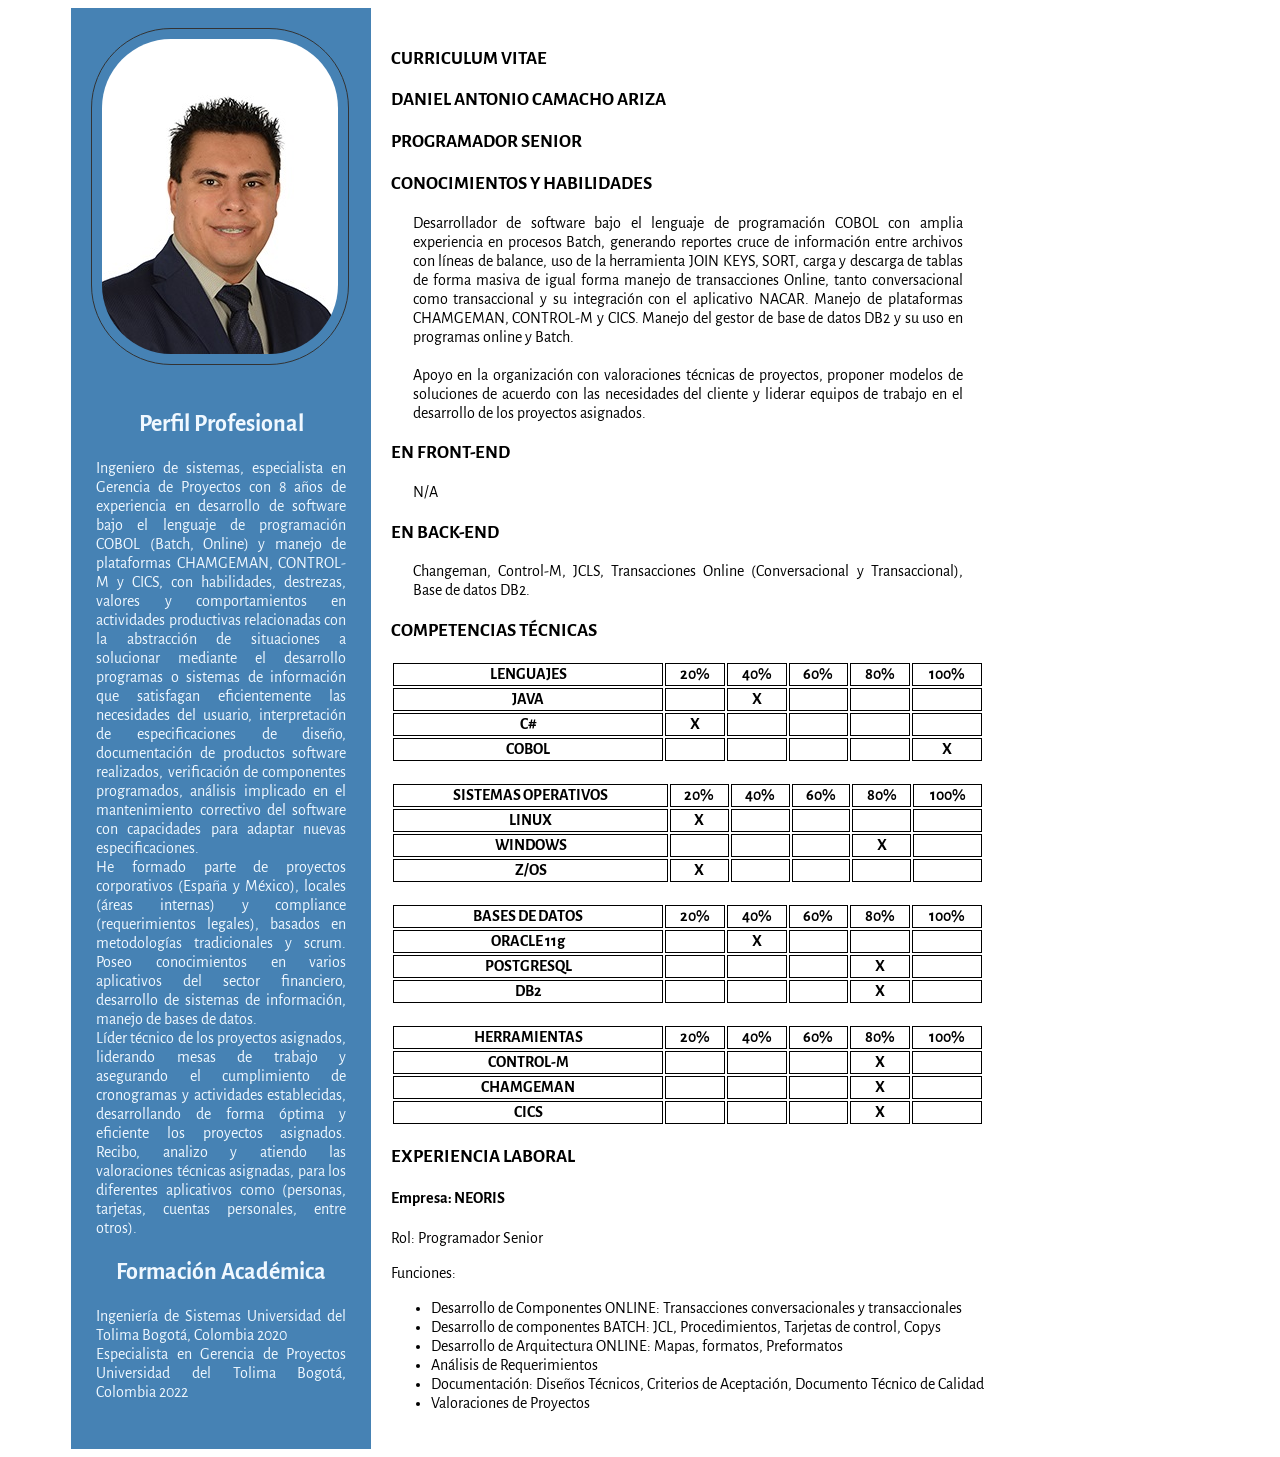
<file: Tema_1/Daniel_Camacho/index.html>
<!DOCTYPE html>
<html lang="en">
<head>
    <meta charset="UTF-8">
    <meta http-equiv="X-UA-Compatible" content="IE=edge">
    <meta name="viewport" content="width=device-width, initial-scale=1.0">
    <link href="https://fonts.googleapis.com/css2?family=Alegreya+Sans:wght@500&display=swap" rel="stylesheet">
    <link rel="stylesheet" href="estilos.css">
    <title>CV Daniel Camacho</title>
</head>
<body>
    <section class="container">
        <div class="left">
            <img src="images/Daniel.jpg" alt="Daniel Camacho" class="image">
            <h2 class="tleft">Perfil Profesional</h2>
            <p class="pleft">
                Ingeniero de sistemas, especialista en Gerencia de Proyectos con 8 años de experiencia en desarrollo de software bajo el lenguaje de programación COBOL (Batch, Online) y manejo de plataformas CHAMGEMAN, CONTROL-M y CICS, con habilidades, destrezas, valores y comportamientos en actividades productivas relacionadas con la abstracción de situaciones a solucionar mediante el desarrollo programas o sistemas de información que satisfagan eficientemente las necesidades del usuario, interpretación de especificaciones de diseño, documentación de productos software realizados, verificación de componentes programados, análisis implicado en el mantenimiento correctivo del software con capacidades para adaptar nuevas especificaciones. 
            </p>
            <p class="pleft">
                He formado parte de proyectos corporativos (España y México), locales (áreas internas) y compliance (requerimientos legales), basados en metodologías tradicionales y scrum. Poseo conocimientos en varios aplicativos del sector financiero, desarrollo de sistemas de información, manejo de bases de datos.
            </p>
            <p class="pleft">
                Líder técnico de los proyectos asignados, liderando mesas de trabajo y asegurando el cumplimiento de cronogramas y actividades establecidas, desarrollando de forma óptima y eficiente los proyectos asignados.
                Recibo, analizo y atiendo las valoraciones técnicas asignadas, para los diferentes aplicativos como (personas, tarjetas, cuentas personales, entre otros).
            </p>
            <h2 class="tleft">Formación Académica</h2>
            <p class="pleft">
                Ingeniería de Sistemas
                Universidad del Tolima
                Bogotá, Colombia
                2020
            </p>
            <p class="pleft">
                Especialista en Gerencia de Proyectos
                Universidad del Tolima
                Bogotá, Colombia
                2022
            </p class="pleft">
        </div>
        <div class="rigth">
            <h3>CURRICULUM VITAE</h3>
            <h3>DANIEL ANTONIO CAMACHO ARIZA</h3>
            <h3>PROGRAMADOR SENIOR</h3>
            <h3>CONOCIMIENTOS Y HABILIDADES</h3>
            <p class="prigth" >Desarrollador de software bajo el lenguaje de programación COBOL con amplia experiencia en procesos Batch, generando reportes cruce de información entre archivos con líneas de balance, uso de la herramienta JOIN KEYS, SORT, carga y descarga de tablas de forma masiva de igual forma manejo de transacciones Online, tanto conversacional como transaccional y su integración con el aplicativo NACAR. Manejo de plataformas CHAMGEMAN, CONTROL-M y CICS. Manejo del gestor de base de datos DB2 y su uso en programas online y Batch.</p>
            <br>
            <p class="prigth" >Apoyo en la organización con valoraciones técnicas de proyectos, proponer modelos de soluciones de acuerdo con las necesidades del cliente y liderar equipos de trabajo en el desarrollo de los proyectos asignados.</p>
            <h3>EN FRONT-END</h3>
            <p class="prigth">N/A</p>
            <h3>EN BACK-END</h3>
            <p class="prigth">Changeman, Control-M, JCLS, Transacciones Online (Conversacional y Transaccional), Base de datos DB2.</p>
            <h3>COMPETENCIAS TÉCNICAS</h3>
            <table>
                <tr>
                    <th class="desc">LENGUAJES</th>
                    <th>20%</th> 
                    <th>40%</th>
                    <th>60%</th>
                    <th>80%</th>
                    <th>100%</th>
                </tr>
                <tr>
                    <th class="desc">JAVA</th>
                    <th> </th>
                    <th>X</th>
                    <th> </th>
                    <th> </th>
                    <th> </th>
                </tr>
                <tr>
                    <th class="desc">C#</th>
                    <th>X</th>
                    <th></th>
                    <th> </th>
                    <th> </th>
                    <th> </th>
                </tr>
                <tr>
                    <th class="desc">COBOL</th>
                    <th> </th>
                    <th> </th>
                    <th> </th>
                    <th> </th>
                    <th>X</th>
                </tr>
            </table>
            <br>
            <table>
                <tr>
                    <th class="desc">SISTEMAS OPERATIVOS</th>
                    <th>20%</th>
                    <th>40%</th>
                    <th>60%</th>
                    <th>80%</th>
                    <th>100%</th>
                </tr>
                <tr>
                    <th class="desc">LINUX</th>
                    <th>X</th>
                    <th> </th>
                    <th> </th>
                    <th> </th>
                    <th> </th>
                </tr>
                <tr>
                    <th class="desc">WINDOWS</th>
                    <th> </th>
                    <th> </th>
                    <th> </th>
                    <th>X</th>
                    <th> </th>
                </tr>
                <tr>
                    <th class="desc">Z/OS</th>
                    <th>X</th>
                    <th> </th>
                    <th> </th>
                    <th> </th>
                    <th> </th>
                </tr>
            </table>
            <br>
            <table>
                <tr>
                    <th class="desc">BASES DE DATOS</th>
                    <th>20%</th>
                    <th>40%</th>
                    <th>60%</th>
                    <th>80%</th>
                    <th>100%</th>
                </tr>
                <tr>
                    <th class="desc">ORACLE 11g</th>
                    <th> </th>
                    <th>X</th>
                    <th> </th>
                    <th> </th>
                    <th> </th>
                </tr>
                <tr>
                    <th class="desc">POSTGRESQL</th>
                    <th> </th>
                    <th> </th>
                    <th> </th>
                    <th>X</th>
                    <th> </th>
                </tr>
                <tr>
                    <th class="desc">DB2</th>
                    <th> </th>
                    <th> </th>
                    <th> </th>
                    <th>X</th>
                    <th> </th>
                </tr>
            </table>
            <br>
            <table>
                <tr>
                    <th class="desc">HERRAMIENTAS</th>
                    <th>20%</th>
                    <th>40%</th>
                    <th>60%</th>
                    <th>80%</th>
                    <th>100%</th>
                </tr>
                <tr>
                    <th class="desc">CONTROL-M</th>
                    <th> </th>
                    <th> </th>
                    <th> </th>
                    <th>X</th>
                    <th> </th>
                </tr>
                <tr>
                    <th class="desc">CHAMGEMAN</th>
                    <th> </th>
                    <th> </th>
                    <th> </th>
                    <th>X</th>
                    <th> </th>
                </tr>
                <tr>
                    <th class="desc">CICS</th>
                    <th> </th>
                    <th> </th>
                    <th> </th>
                    <th>X</th>
                    <th> </th>
                </tr>
            </table>
            <h3>EXPERIENCIA LABORAL</h3>
            <h4>Empresa: NEORIS</h4>
            <p>Rol: Programador Senior</p>
            <p>Funciones:</p>
            <ul>
                <li>Desarrollo de Componentes ONLINE: Transacciones conversacionales y transaccionales</li>
                <li>Desarrollo de componentes BATCH:  JCL, Procedimientos, Tarjetas de control, Copys</li>
                <li>Desarrollo de Arquitectura ONLINE:  Mapas, formatos, Preformatos</li>
                <li>Análisis de Requerimientos</li>
                <li>Documentación: Diseños Técnicos, Criterios de Aceptación, Documento Técnico de Calidad</li>
                <li>Valoraciones de Proyectos</li>
            </ul>
        </div>
    </section>
</body>
</html>
</file>
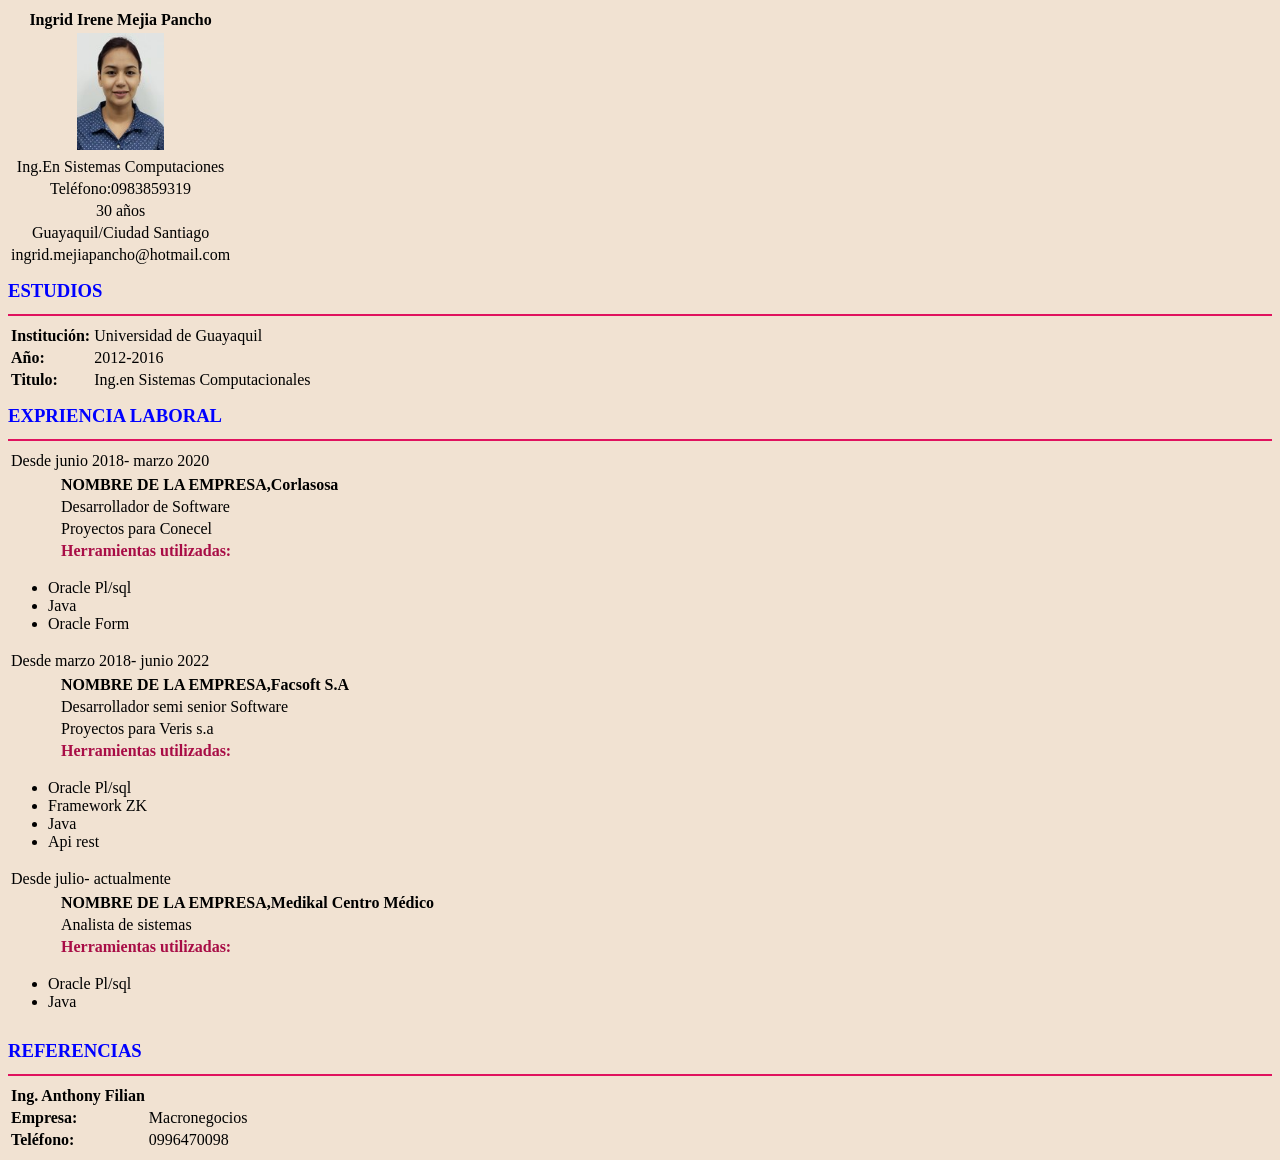
<file: Tema_1/ingrid-mejia-pancho/index.html>
<!DOCTYPE html>
<html>
<title>Hoja de vida</title>
<head>
  <link rel="stylesheet" href="style.css" >
</head>
<body>
<div class="pagina1">
    <table id="tabla1">
        <tr>
            <th>Ingrid Irene Mejia Pancho</th>
        </tr>
        <tr>
          <td><img src="foto.jpg"></td>
       </tr>
        <tr>
            <td>Ing.En Sistemas Computaciones</td>
        </tr>
        <tr>
            <td>Teléfono:0983859319</td>
        </tr>
        <tr>
            <td>30 años</td>
        </tr>
        <tr>
            <td>Guayaquil/Ciudad Santiago</td>
        </tr>
        <tr>
 			<td>ingrid.mejiapancho@hotmail.com</td>
        </tr>
    </table>
</div>

<div>
    <h1>ESTUDIOS</h1>
  <hr>
    <table>
        <tr>
          <td id="institucion">Institución:</td>
            <td>Universidad de Guayaquil</td>
        </tr>
        <tr>
            <td id="anio">Año:</td>
            <td>2012-2016</td>
        </tr>
        <tr>
            <td id="titulo">Titulo:</td>
            <td>Ing.en Sistemas Computacionales</td>
        </tr>
    </table>
</div>

<div>
    <h1>EXPRIENCIA LABORAL</h1>
    <hr>
    <div id="tabla">
        <table>
            <tr>
                <td>Desde junio 2018- marzo 2020</td>
            </tr>
        </table>
        <table id="tablatrab1">
            <tr>
               <th>NOMBRE DE LA EMPRESA,Corlasosa</th>  
            </tr>
            <tr>
                <td>Desarrollador de Software</td>  
            </tr>
             <tr>
                <td>Proyectos para Conecel</td>  
            </tr>
             <tr>
                <td id="herramienta1">Herramientas utilizadas:</td>  
            </tr>
          
            <table >
                <ul id="t1">
                    <li>Oracle Pl/sql</li>
                    <li>Java</li>
                    <li>Oracle Form</li>
                </ul>
            </table>
        </table>
    </div>
  
  
    <div>
      <table>
            <tr>
                <td>Desde marzo 2018- junio 2022</td>
            </tr>
        </table>
         <table id="tablatrab2">
           <tr>
               <th>NOMBRE DE LA EMPRESA,Facsoft S.A</th>  
            </tr>
            <tr>
                <td>Desarrollador semi senior Software</td>  
            </tr>
             <tr>
                <td>Proyectos para Veris s.a</td>  
            </tr>
             <tr>
                <td id="herramienta2">Herramientas utilizadas:</td>  
            </tr>
            <table>
                <ul id="t2">
                    <li>Oracle Pl/sql</li>
                    <li>Framework ZK</li>
                    <li>Java</li>
                    <li>Api rest</li>
                </ul>
            </table>
        </table>
    </div>
       <div>
      <table>
            <tr>
                <td>Desde julio- actualmente</td>
            </tr>
        </table>
         <table id="tablatrab3">
            <tr>
               <th>NOMBRE DE LA EMPRESA,Medikal Centro Médico</th>  
            </tr>
            <tr>
                <td>Analista de sistemas</td>  
            </tr>
             <tr>
                <td id="herramienta3">Herramientas utilizadas:</td>  
            </tr>
            <table>
                <ul id="t3">
                    <li>Oracle Pl/sql</li>
                    <li>Java</li>
                </ul>
            </table>
        </table>
    </div>
    
    <div>
      <h1>REFERENCIAS</h1>
        <hr>
        <table>
            <tr><th>Ing. Anthony Filian</th></tr>
          <tr>
            <td id="empresa">Empresa:</td>
            <td >Macronegocios</td>
          </tr>
            <tr>
              <td id="telefono">Teléfono:</td>
              <td >0996470098</td>
          </tr>
        </table>
    </div>
</div>
</body>
</html>
</file>
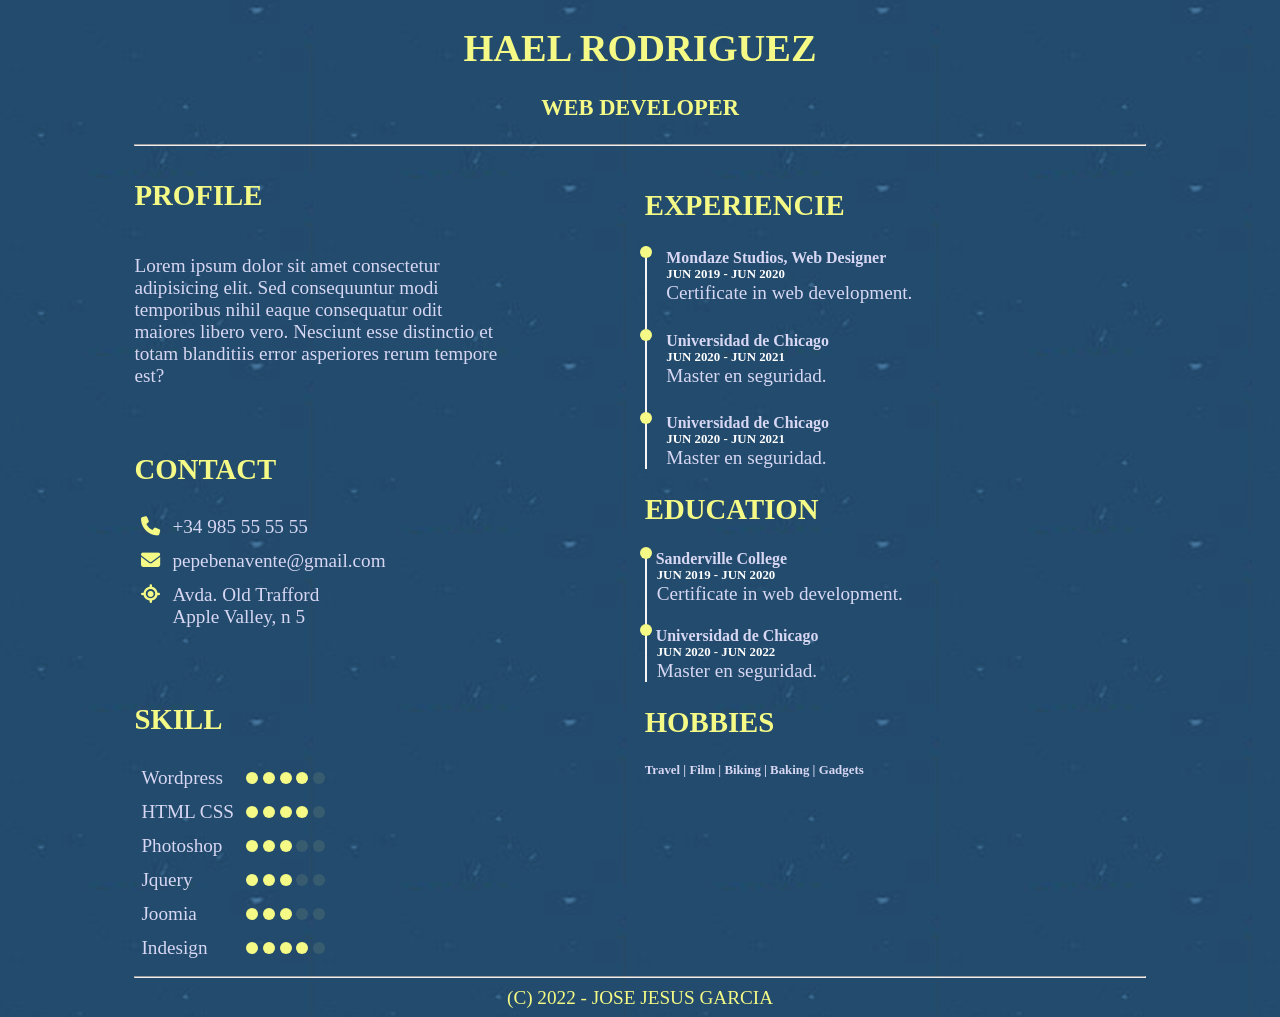
<file: Tema_1/jose-jesus/index.html>
<!DOCTYPE html>
<html lang="en">
<head>
    <meta charset="UTF-8">
    <meta http-equiv="X-UA-Compatible" content="IE=edge">
    <meta name="viewport" content="width=device-width, initial-scale=1.0">
    <title>Actividad E_1 - Curriculum Vitae</title>

    <link rel="stylesheet" href="style.css">
    <link rel="stylesheet" href="https://cdnjs.cloudflare.com/ajax/libs/font-awesome/6.1.2/css/all.min.css" integrity="sha512-1sCRPdkRXhBV2PBLUdRb4tMg1w2YPf37qatUFeS7zlBy7jJI8Lf4VHwWfZZfpXtYSLy85pkm9GaYVYMfw5BC1A==" crossorigin="anonymous" referrerpolicy="no-referrer" />
</head>
<body>


<div class="container text-center">
    <h1 class="titulo-1">HAEL RODRIGUEZ</h1>
    <h3 class="titulo-1">WEB DEVELOPER</h3>
    <hr>
</div>

<div class="container">
    <div class="col">
        <div class="">
            <h2 class="titulo-1">PROFILE</h2>
            <p class="w-75">Lorem ipsum dolor sit amet consectetur adipisicing elit. Sed consequuntur modi temporibus nihil eaque consequatur odit maiores libero vero. Nesciunt esse distinctio et totam blanditiis error asperiores rerum tempore est?</p>
    
            <br>
            <br>

            <h2 class="titulo-1">CONTACT</h2>
            <table>
                <tr>
                    <td><i class="titulo-1 fa fa-phone"></i></td>
                    <td>+34 985 55 55 55</td>
                </tr>
                <tr>
                    <td><i class="titulo-1 fa fa-envelope"></i></td>
                    <td>pepebenavente@gmail.com</td>
                </tr>
                <tr>
                    <td><i class="titulo-1 fa fa-location-crosshairs"></i></td>
                    <td>
                        Avda. Old Trafford <br>
                        Apple Valley, n 5
                    </td>
                </tr>
            </table>        

            <br>
            <br>
            
            <h2 class="titulo-1">SKILL</h2>
            <table>
                <tr>
                    <td>Wordpress</td>
                    <td>
                        <span class="dot-skill-1"></span>
                        <span class="dot-skill-1"></span>
                        <span class="dot-skill-1"></span>
                        <span class="dot-skill-1"></span>
                        <span class="dot-skill-2"></span>
                    </td>
                </tr>
                <tr>
                    <td>HTML CSS</td>
                    <td>
                        <span class="dot-skill-1"></span>
                        <span class="dot-skill-1"></span>
                        <span class="dot-skill-1"></span>
                        <span class="dot-skill-1"></span>
                        <span class="dot-skill-2"></span>
                    </td>
                </tr>
                <tr>
                    <td>Photoshop</td>
                    <td>
                        <span class="dot-skill-1"></span>
                        <span class="dot-skill-1"></span>
                        <span class="dot-skill-1"></span>
                        <span class="dot-skill-2"></span>
                        <span class="dot-skill-2"></span>
                    </td>
                </tr>
                <tr>
                    <td>Jquery</td>
                    <td>
                        <span class="dot-skill-1"></span>
                        <span class="dot-skill-1"></span>
                        <span class="dot-skill-1"></span>
                        <span class="dot-skill-2"></span>
                        <span class="dot-skill-2"></span>
                    </td>
                </tr>
                <tr>
                    <td>Joomia</td>
                    <td>
                        <span class="dot-skill-1"></span>
                        <span class="dot-skill-1"></span>
                        <span class="dot-skill-1"></span>
                        <span class="dot-skill-2"></span>
                        <span class="dot-skill-2"></span>
                    </td>
                </tr>
                <tr>
                    <td>Indesign</td>
                    <td>
                        <span class="dot-skill-1"></span>
                        <span class="dot-skill-1"></span>
                        <span class="dot-skill-1"></span>
                        <span class="dot-skill-1"></span>
                        <span class="dot-skill-2"></span>
                    </td>
                </tr>
            </table>        

        </div>
    </div>
    
    <div class="col">
        <div class="p-2">
            <h2 class="titulo-1">EXPERIENCIE</h2>
            <div class="left">
                <span class="dot"></span>
                <div class="mt-2 pl-1">
                    <h5 class="m-0">Mondaze Studios, Web Designer</h5>
                    <h6 class="m-0 text-white">JUN 2019 - JUN 2020</h6>
                    <p class="m-0">
                        Certificate in web development.
                    </p>
                    <br>
                    <br>
                </div>
            </div>

            <div class="left mt-2">
                <span class="dot"></span>
                <div class="mt-2 pl-1">
                    <h5 class="m-0">Universidad de Chicago</h5>
                    <h6 class="m-0 text-white">JUN 2020 - JUN 2021</h6>
                    <p class="m-0">
                        Master en seguridad.
                    </p>
                    <br>
                    <br>
                </div>
            </div>

            <div class="left mt-2">
                <span class="dot"></span>
                <div class="mt-2 pl-1">
                    <h5 class="m-0">Universidad de Chicago</h5>
                    <h6 class="m-0 text-white">JUN 2020 - JUN 2021</h6>
                    <p class="m-0">
                        Master en seguridad.
                    </p>
                </div>
            </div>

            <h2 class="titulo-1">EDUCATION</h2>
            <div class="left">
                <h5 class="m-0"><span class="dot"></span>Sanderville College</h5>
                <h6 class="m-0 text-white">JUN 2019 - JUN 2020</h6>
                <p class="m-0">
                    Certificate in web development.
                </p>
                <br>
            </div>

            <div class="left">
                <h5 class="m-0"><span class="dot"></span>Universidad de Chicago</h5>
                <h6 class="m-0 text-white">JUN 2020 - JUN 2022</h6>
                <p class="m-0">
                    Master en seguridad.
                </p>
            </div>

            <h2 class="titulo-1">HOBBIES</h2>
            <div class="">
                <h6 class="m-0">Travel | Film | Biking | Baking | Gadgets</h6>
            </div>
        </div>
    </div>

    <hr>

    <div class="text-center titulo-1">
        (C) 2022 - JOSE JESUS GARCIA
    </div>
</div>

</body>
</html>
</file>
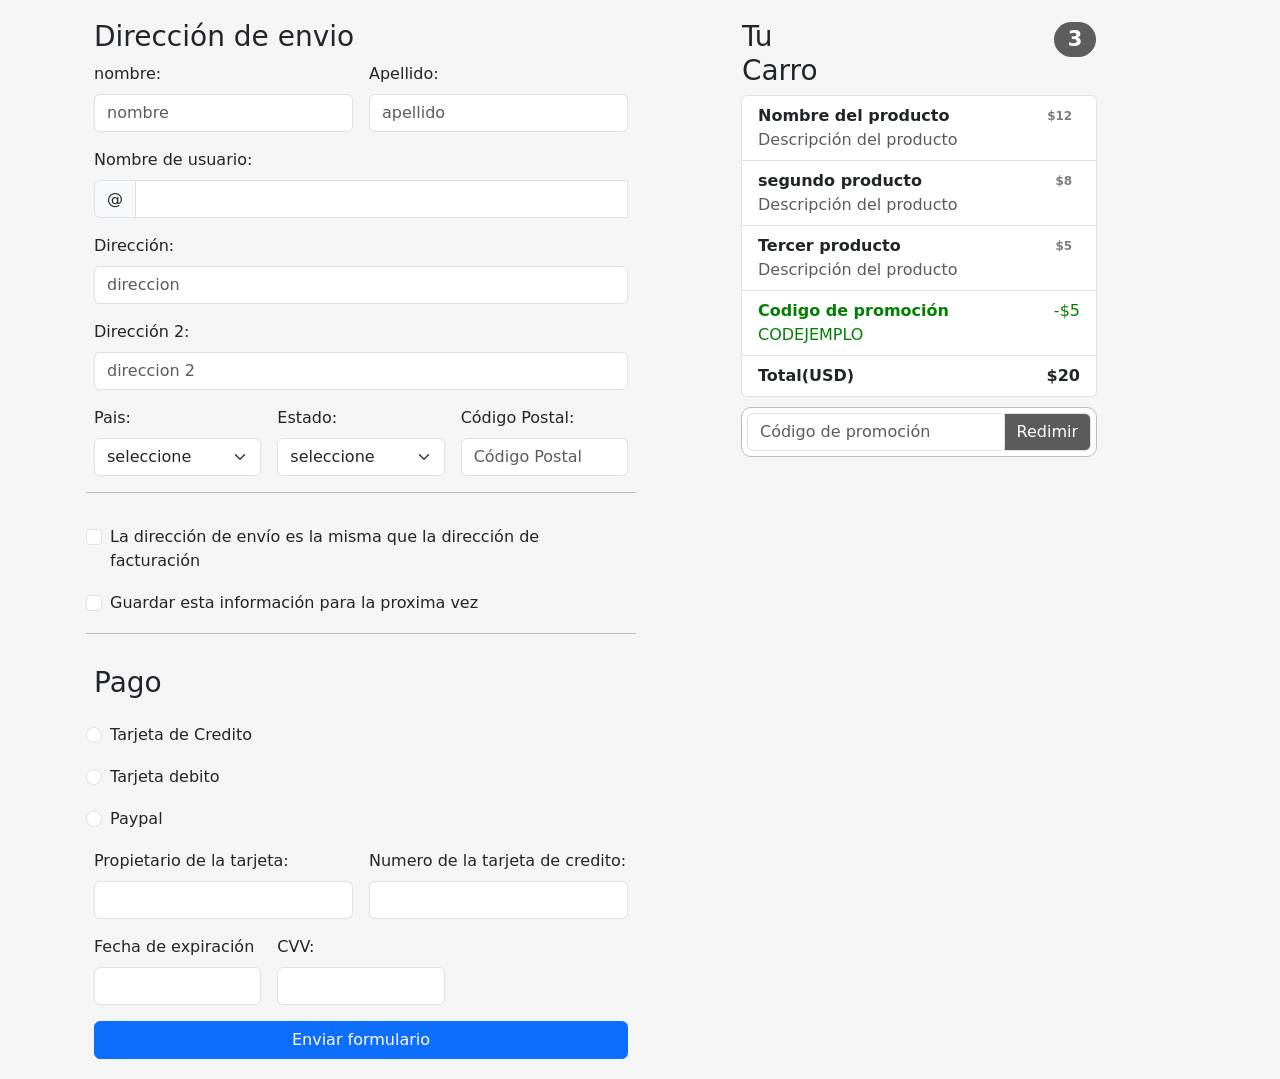
<file: Tema_1/AlexanderTorres/T2E2/index.html>
<!DOCTYPE html>
<html lang="en">
<head>
    <meta charset="UTF-8">
    <meta http-equiv="X-UA-Compatible" content="IE=edge">
    <meta name="viewport" content="width=device-width, initial-scale=1.0">
    <title>Alex T2</title>
    <link href="https://cdn.jsdelivr.net/npm/bootstrap@5.2.2/dist/css/bootstrap.min.css" rel="stylesheet" integrity="sha384-Zenh87qX5JnK2Jl0vWa8Ck2rdkQ2Bzep5IDxbcnCeuOxjzrPF/et3URy9Bv1WTRi" crossorigin="anonymous">
    <link rel="stylesheet" href="style.css">
</head>
<body>
    <div class="container contenedor row center">
        <div class="col-6">
            <h3>Dirección de envio</h3>
            <form class="row g-3 needs-validation" action="" novalidate>
                <div class="col-6">
                    <label for="nombre" class="form-label">nombre:</label>
                    <input type="text" name="nombre" class="form-control" id="nombre" placeholder="nombre" required>
                    <div class="valid-feedback">
                        Bien!
                    </div>
                    <div class="invalid-feedback">
                        Por favor escriba el nombre
                    </div>    
                </div> 
                <div class="col-6">
                    <label for="apellido" class="form-label">Apellido:</label>
                    <input type="text" name="apellido" class="form-control" id="apellido" placeholder="apellido" required>
                    <div class="valid-feedback">
                        Bien!
                    </div>
                    <div class="invalid-feedback">
                        Por favor escriba el apellido
                    </div>    
                </div>  
                <div class="col-12">
                    <label for="nombreUsuario" class="form-label">Nombre de usuario:</label>
                    <div class="input-group has-validation">
                        <span class="input-group-text" id="nombreUsuario">@</span>
                        <input type="text" class="form-control" id="nombreUsuario" aria-describedby="inputGroupPrepend" required>
                        <div class="valid-feedback">
                            Bien!
                        </div>
                        <div class="invalid-feedback">
                          Por favor escriba el nombre de usuario
                        </div>
                    </div>
                </div>
                <div class="col-12">
                    <label for="direccion1" class="form-label">Dirección:</label>
                    <input type="text" name="direccion1" class="form-control" id="direccion1" placeholder="direccion" required>
                    <div class="valid-feedback">
                        Bien!
                    </div>
                    <div class="invalid-feedback">
                        Por favor escriba la dirección
                    </div>    
                </div>  
                <div class="col-12">
                    <label for="direccion2" class="form-label">Dirección 2:</label>
                    <input type="text" name="direccion2" class="form-control" id="direccion2" placeholder="direccion 2" >
                    
                </div> 
                <div class="col-4">
                    <label for="pais" class="form-label">Pais:</label>
                    <select  name="pais" class="form-select" id="pais" required>
                        <option value="seleccione">seleccione</option>
                        <option value="colombia">Colombia</option>
                        <option value="españa">España</option>
                    </select>
                    <div class="valid-feedback">
                        Bien!
                    </div>
                    <div class="invalid-feedback">
                        Por favor seleccione el Pais
                    </div>    
                </div> 
                <div class="col-4">
                    <label for="estado" class="form-label">Estado:</label>
                    <select  name="estado" class="form-select" id="estado" required>
                        <option value="seleccione">seleccione</option>
                        <option value="colombia">Tolima</option>
                        <option value="españa">Huila</option>
                    </select>
                    <div class="valid-feedback">
                        Bien!
                    </div>
                    <div class="invalid-feedback">
                        Por favor Seleccione el estado
                    </div>    
                </div>
                <div class="col-4">
                    <label for="codPostal" class="form-label">Código Postal:</label>
                    <input type="text" name="codPostal" class="form-control" id="codPostal" placeholder="Código Postal" required>
                    <div class="valid-feedback">
                        Bien!
                    </div>
                    <div class="invalid-feedback">
                        Por favor escriba el codigo postal
                    </div>    
                </div>
                <hr>
                <div class="form-check">
                    <input type="checkbox" class="form-check-input" id="DirEnv" >
                    <label for="dirEnv" class="form-check-label" >La dirección de envío es la misma que la dirección de facturación</label>
                </div> 
                <div class="form-check">
                    <input type="checkbox" class="form-check-input" id="grabarInf" >
                    <label for="grabarInf" class="form-check-label" >Guardar esta información para la proxima vez</label>
                       
                </div>
                <hr>
                <h3>Pago</h3>
                <div class="form-check">
                    <input type="radio" class="form-check-input" id="creditoCard" name="radio-pago" required>
                    <label class="form-check-label" for="creditoCard">Tarjeta de Credito</label>
                </div>
                <div class="form-check">
                    <input type="radio" class="form-check-input" id="debitoCard" name="radio-pago" required>
                    <label class="form-check-label" for="debitoCard">Tarjeta debito</label>
                </div>
                <div class="form-check">
                    <input type="radio" class="form-check-input" id="paypal" name="radio-pago" required>
                    <label class="form-check-label" for="debitoCard">Paypal</label>
                    <div class="valid-feedback">
                        Bien!
                    </div>
                    <div class="invalid-feedback">
                        Por favor seleccione el tipo de pago
                    </div>    
                </div>  
                <div class="col-6">
                    <label for="nombreCard" class="form-label">Propietario de la tarjeta:</label>
                    <input type="text" name="nombreCard" class="form-control" id="nombreCard"  required>
                    <div class="valid-feedback">
                        Bien!
                    </div>
                    <div class="invalid-feedback">
                        Por favor escriba el nombre del propietario de la tarjeta
                    </div>    
                </div> 
                <div class="col-6">
                    <label for="numCard" class="form-label">Numero de la tarjeta de credito:</label>
                    <input type="text" name="numCard" class="form-control" id="numCard" required>
                    <div class="valid-feedback">
                        Bien!
                    </div>
                    <div class="invalid-feedback">
                        Por favor escriba el numero de la tarjeta de credito
                    </div>    
                </div>
                <div class="col-4">
                    <label for="expiracion" class="form-label">Fecha de expiración</label>
                    <input type="text" name="expiracion" class="form-control" id="expiracion"  required>
                    <div class="valid-feedback">
                        Bien!
                    </div>
                    <div class="invalid-feedback">
                        Por favor escriba la fecha de expiración de la tarjeta
                    </div>    
                </div> 
                <div class="col-4">
                    <label for="cvv" class="form-label">CVV:</label>
                    <input type="text" name="cvv" class="form-control" id="cvv" required>
                    <div class="valid-feedback">
                        Bien!
                    </div>
                    <div class="invalid-feedback">
                        Por favor escriba el numero CVV
                    </div>    
                </div>     
                <div class="col-12">
                    <button class="btn btn-primary col-12" type="submit">Enviar formulario</button>
                </div>              
            </form>
        </div>
        
        <div class="col-6 ">
            <div class="row iz">
                <div class="col-3 iz"><h3>Tu Carro</h3></div>
                <div class="col-2 iz"><h3 class="num"><text class="tres badge">3</text></h3></div>
            </div>
            
            <div class="list-group col-8 iz">
                <a href="#" class="list-group-item ">
                    <text class="d-flex justify-content-between align-items-center"><strong> Nombre del producto</strong><span class="badge">$12</span></text>
                    <text class="text-muted"> Descripción del producto </text>
                </a>
                <a href="#" class="list-group-item ">
                    <text class="d-flex justify-content-between align-items-center"><strong> segundo producto</strong><span class="badge">$8</span></text>
                    <text class="text-muted"> Descripción del producto </text>
                </a>
                <a href="#" class="list-group-item ">
                    <text class="d-flex justify-content-between align-items-center"><strong> Tercer producto</strong><span class="badge">$5</span></text>
                    <text class="text-muted"> Descripción del producto </text>
                </a>
                <a href="#" class="list-group-item green">
                    <text class="d-flex justify-content-between align-items-center green"><strong> Codigo de promoción</strong><span >-$5</span></text>
                    <text > CODEJEMPLO </text>
                </a>
                <a href="#" class="list-group-item ">
                    <text class="d-flex justify-content-between align-items-center"><strong> Total(USD)</strong><strong>$20</strong></text>
                    
                </a>
                
            </div>
            <div class="col-8 iz">
                <div class="input-group has-validation envSpan">
                    
                    <input type="text" class="form-control" id="redimir" placeholder="Código de promoción" aria-describedby="inputGroupPrepend" >
                    <span class="input-group-text span" id="redimir">Redimir</span>
                    
                </div>
            </div>
        </div>
    </div>
    
    <script src="https://cdn.jsdelivr.net/npm/bootstrap@5.2.2/dist/js/bootstrap.bundle.min.js" integrity="sha384-OERcA2EqjJCMA+/3y+gxIOqMEjwtxJY7qPCqsdltbNJuaOe923+mo//f6V8Qbsw3"crossorigin="anonymous"></script>    
    <script>
        (function () {
  'use strict'

  // Fetch all the forms we want to apply custom Bootstrap validation styles to
  var forms = document.querySelectorAll('.needs-validation')

  // Loop over them and prevent submission
  Array.prototype.slice.call(forms)
    .forEach(function (form) {
      form.addEventListener('submit', function (event) {
        if (!form.checkValidity()) {
          event.preventDefault()
          event.stopPropagation()
        }

        form.classList.add('was-validated')
      }, false)
    })
})()
    </script>
</body>
</html>
</file>
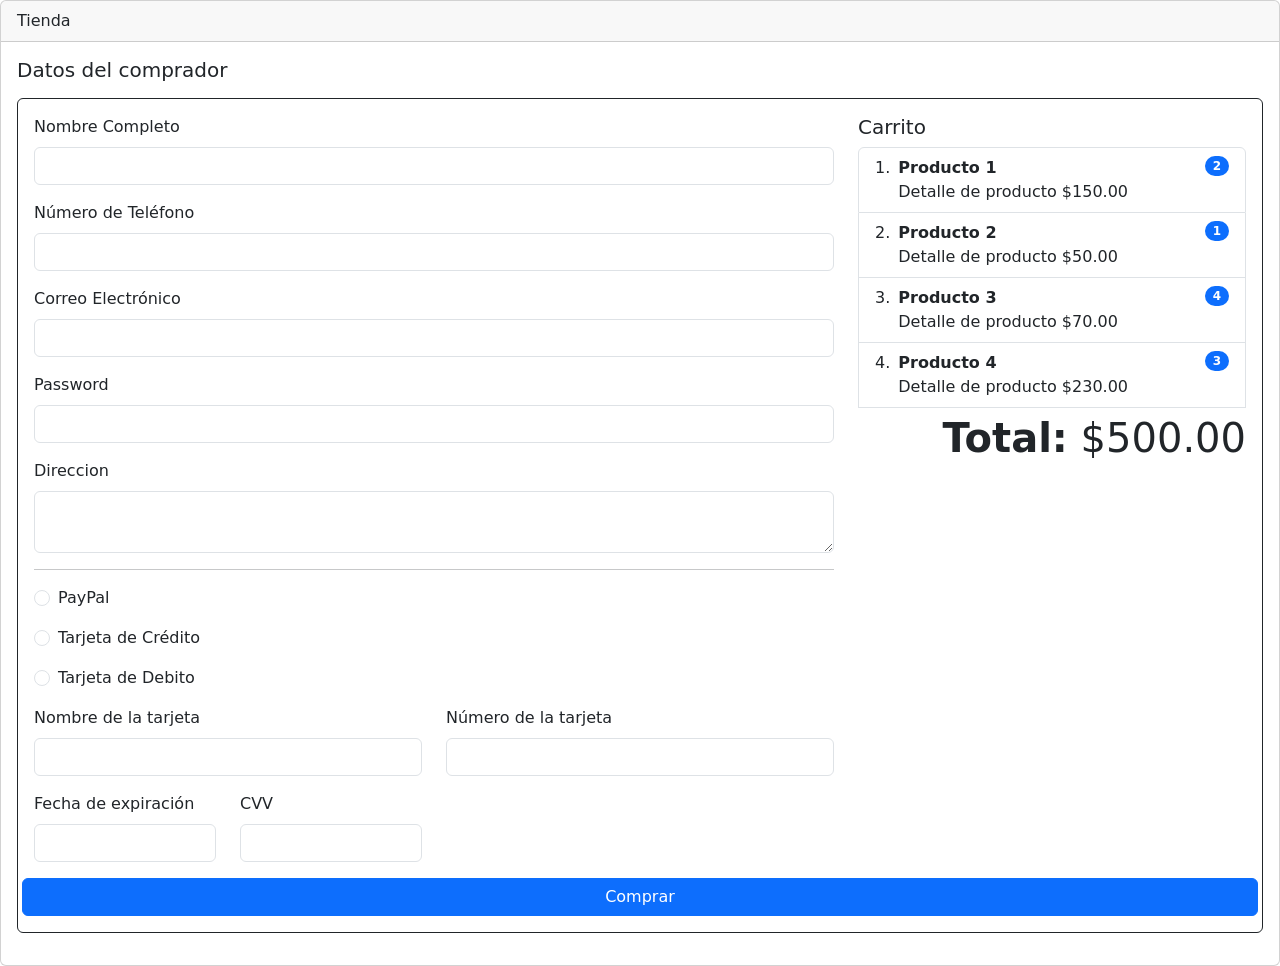
<file: Tema_1/carlos_heraldo_matute_lobo/T1_E2/index.html>
<!DOCTYPE html>
<html lang="en">
<head>
    <meta charset="UTF-8">
    <meta http-equiv="X-UA-Compatible" content="IE=edge">
    <meta name="viewport" content="width=device-width, initial-scale=1.0">
    <link href="https://cdn.jsdelivr.net/npm/bootstrap@5.0.2/dist/css/bootstrap.min.css" rel="stylesheet" integrity="sha384-EVSTQN3/azprG1Anm3QDgpJLIm9Nao0Yz1ztcQTwFspd3yD65VohhpuuCOmLASjC" crossorigin="anonymous">
    <title>Tienda</title>
</head>
<body>
  <div class="card">
    <div class="card-header">
      Tienda
    </div>
    <div class="card-body">
      <h5 class="card-title"> Datos del comprador</h5>
      <p class="card-text">
        
        <div class="card border-dark mb-3">
          <div class="card-body">
            <div class="row">
              <div class="col-md-8">
                <form>
                  <div class="mb-3">
                    <label for="exampleInputEmail1" class="form-label">Nombre Completo</label>
                    <input type="text" class="form-control" id="exampleInputEmail1" aria-describedby="emailHelp">
                  </div>
                  <div class="mb-3">
                    <label for="exampleInputEmail1" class="form-label">Número de Teléfono</label>
                    <input type="number" class="form-control" id="exampleInputEmail1" aria-describedby="emailHelp">
                  </div>
                  <div class="mb-3">
                    <label for="exampleInputEmail1" class="form-label">Correo Electrónico</label>
                    <input type="email" class="form-control" id="exampleInputEmail1" aria-describedby="emailHelp">
                  </div>
                  <div class="mb-3">
                    <label for="exampleInputPassword1" class="form-label">Password</label>
                    <input type="password" class="form-control" id="exampleInputPassword1">
                  </div>
                  <div class="mb-3">
                    <label for="exampleInputEmail1" class="form-label">Direccion</label>
                    <textarea type="text" class="form-control" id="exampleInputEmail1" aria-describedby="emailHelp"></textarea>
                  </div>
                  <hr>
                  <div class="mb-3 form-check">
                    <input type="radio" name="tarjeta" class="form-check-input" id="exampleCheck1">
                    <label class="form-check-label" for="exampleCheck1">PayPal</label>
                  </div>
                  <div class="mb-3 form-check">
                    <input type="radio" name="tarjeta" class="form-check-input" id="exampleCheck2">
                    <label class="form-check-label" for="exampleCheck2">Tarjeta de Crédito</label>
                  </div>
                  <div class="mb-3 form-check">
                    <input type="radio" name="tarjeta" class="form-check-input" id="exampleCheck3">
                    <label class="form-check-label" for="exampleCheck3">Tarjeta de Debito</label>
                  </div>
                  <div class="row">
                    <div class="col-md-6">
                      <div class="mb-3">
                        <label for="exampleInputEmail1" class="form-label">Nombre de la tarjeta</label>
                        <input type="text" class="form-control" id="exampleInputEmail1" aria-describedby="emailHelp">
                      </div>
                    </div>
                    <div class="col-md-6">
                      <div class="mb-3">
                        <label for="exampleInputEmail1" class="form-label">Número de la tarjeta</label>
                        <input type="number" class="form-control" id="exampleInputEmail1" aria-describedby="emailHelp">
                      </div>
                    </div>
                  </div>
                  <div class="row">
                    <div class="col-md-3">
                      <div class="mb-3">
                        <label for="exampleInputEmail1" class="form-label">Fecha de expiración</label>
                        <input type="text" class="form-control" id="exampleInputEmail1" aria-describedby="emailHelp">
                      </div>
                    </div>
                    <div class="col-md-3">
                      <div class="mb-3">
                        <label for="exampleInputEmail1" class="form-label">CVV</label>
                        <input type="number" class="form-control" id="exampleInputEmail1" aria-describedby="emailHelp">
                      </div>
                    </div>
                  </div>
                </form>
              </div>
              <div class="col-md-4">
                <h5 class="card-title"> Carrito</h5>
                <ol class="list-group list-group-numbered">
                  <li class="list-group-item d-flex justify-content-between align-items-start">
                    <div class="ms-2 me-auto">
                      <div class="fw-bold">Producto 1</div>
                      Detalle de producto $150.00
                    </div>
                    <span class="badge bg-primary rounded-pill">2</span>
                  </li>
                  <li class="list-group-item d-flex justify-content-between align-items-start">
                    <div class="ms-2 me-auto">
                      <div class="fw-bold">Producto 2</div>
                      Detalle de producto $50.00
                    </div>
                    <span class="badge bg-primary rounded-pill">1</span>
                  </li>
                  <li class="list-group-item d-flex justify-content-between align-items-start">
                    <div class="ms-2 me-auto">
                      <div class="fw-bold">Producto 3</div>
                      Detalle de producto $70.00
                    </div>
                    <span class="badge bg-primary rounded-pill">4</span>
                  </li>
                  <li class="list-group-item d-flex justify-content-between align-items-start">
                    <div class="ms-2 me-auto">
                      <div class="fw-bold">Producto 4</div>
                      Detalle de producto $230.00
                    </div>
                    <span class="badge bg-primary rounded-pill">3</span>
                  </li>
                  <p class="fs-1 text-end"><strong>Total:</strong> $500.00</p>
                </ol>
              </div>
              
              <a href="#" class="btn btn-block btn-primary">Comprar</a>
            </div>
          </div>
        </div>
      </p>
    </div>
  </div>
</body>
</html>
</file>
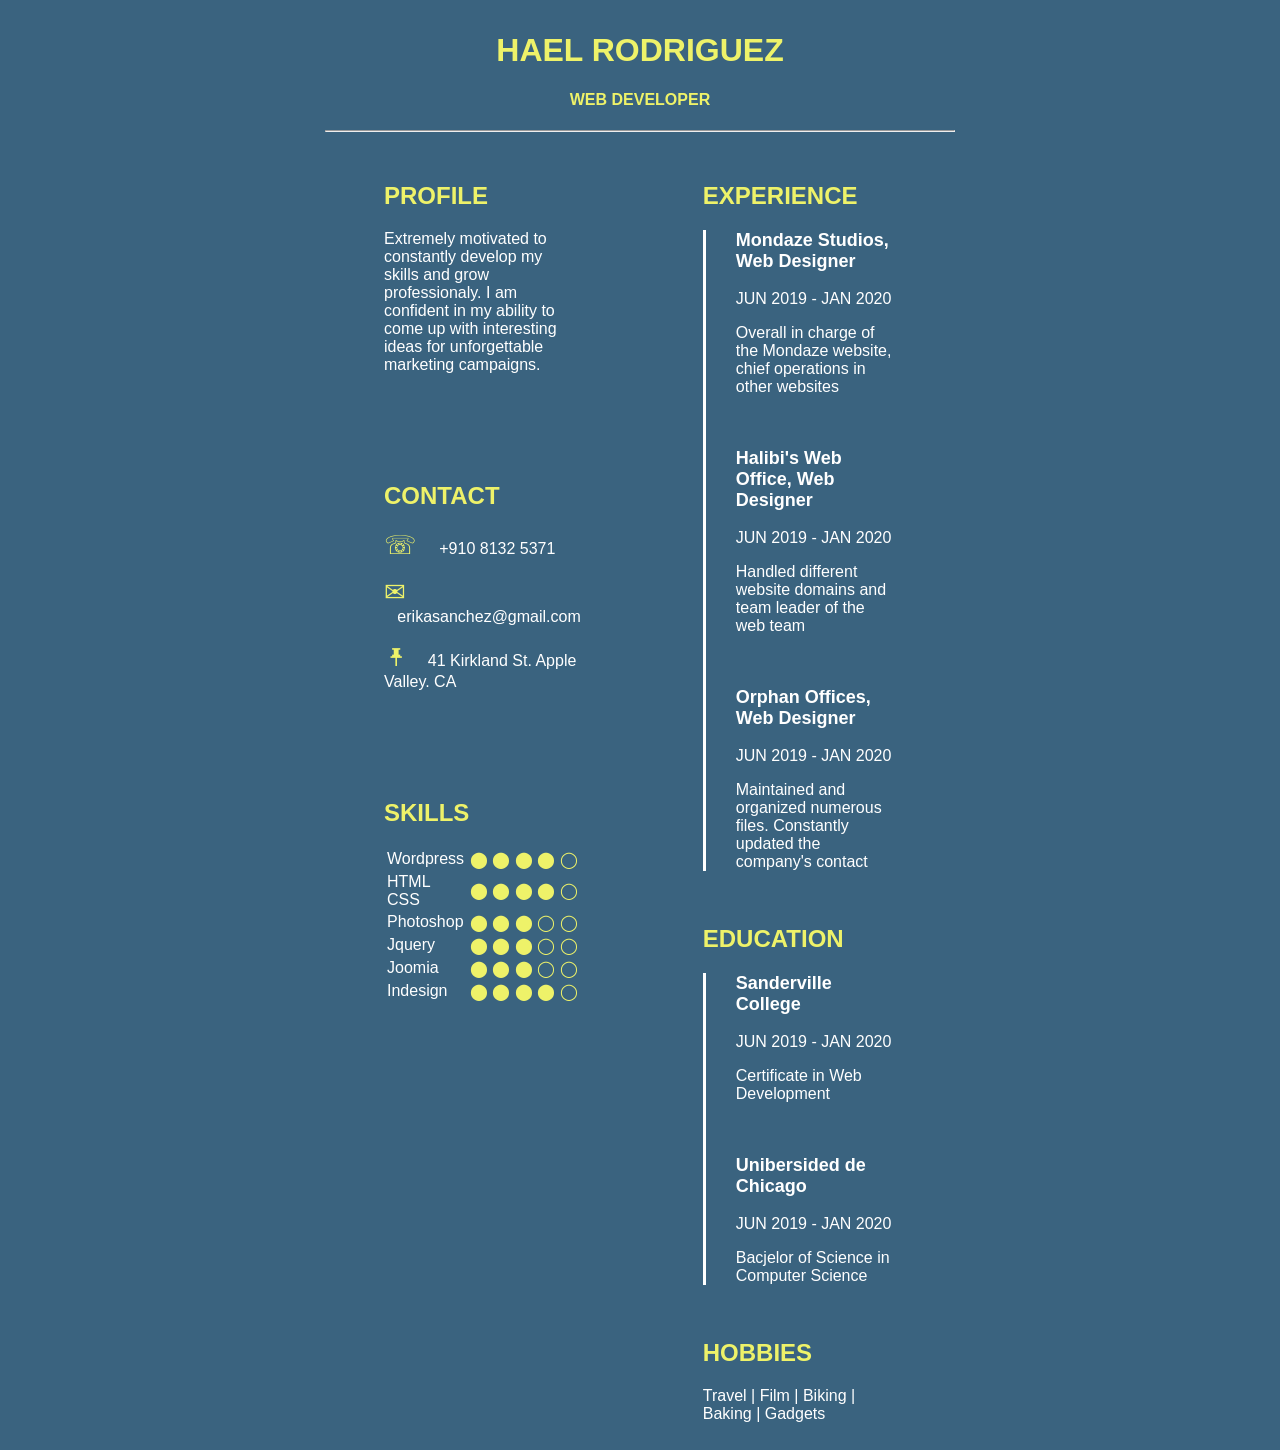
<file: Tema_1/david-diez/T1_E1/Index.html>
<!doctype html>
<html>
    <head>
        <link rel="stylesheet" href="Style.css">
        <title>CV HAEL RODRIGUEZ</title>
    </head>
    <body>
        <table>
            <thead>
                <tr>
                    <th></th>
                    <th colspan="2">
                        <h1 class="title-color">HAEL RODRIGUEZ</h1>
                        <h4 class="title-color">WEB DEVELOPER</h4>
                        <hr class="linea-horizontal">
                        <br>
                    </th>
                    <th></th>
                </tr>
            </thead>
            <tbody>
                <tr>
                    <td class="td-align"></td>
                    <td class="td-align">

                        <h2 class="title-color">PROFILE</h2>
                        <p>Extremely motivated to constantly develop my skills and grow professionaly. I am confident in my ability to come up with interesting ideas for unforgettable marketing campaigns.</p>
                        <br><br><br><br>

                        <h2 class="title-color">CONTACT</h2>
                        <div>
                            <p><span class="icons-contact">&#9743</span> &nbsp;&nbsp;&nbsp; +910 8132 5371</p>
                        </div>
                        <div>
                            <p><span class="icons-contact">&#9993</span> &nbsp;&nbsp;&nbsp;erikasanchez@gmail.com</p>
                        </div>
                        <div>
                            <p><span class="icons-contact">&#128392</span> &nbsp;&nbsp;&nbsp;41 Kirkland St. Apple Valley. CA</p>
                        </div>
                        <br><br><br><br>

                        <h2 class="title-color">SKILLS</h2>
                        <table>
                            <tr>
                                <td>Wordpress</td>
                                <td class="align-skills"><span class="icons-skills"> &#11044; &#11044; &#11044; &#11044; &#9711;</span></td>
                            </tr>
                            <tr>
                                <td>HTML CSS</td>
                                <td class="align-skills"><span class="icons-skills"> &#11044; &#11044; &#11044; &#11044; &#9711;</span></td>
                            </tr>
                            <tr>
                                <td>Photoshop</td>
                                <td class="align-skills"><span class="icons-skills"> &#11044; &#11044; &#11044; &#9711; &#9711;</span></td>
                            </tr>
                            <tr>
                                <td>Jquery</td>
                                <td class="align-skills"><span class="icons-skills"> &#11044; &#11044; &#11044; &#9711; &#9711;</span></td>
                            </tr>
                            <tr>
                                <td>Joomia</td>
                                <td class="align-skills"><span class="icons-skills"> &#11044; &#11044; &#11044; &#9711; &#9711;</span></td>
                            </tr>
                            <tr>
                                <td>Indesign</td>
                                <td class="align-skills"><span class="icons-skills"> &#11044; &#11044; &#11044; &#11044; &#9711;</span></td>
                            </tr>
                        </table>
                    </td>
                    <td class="td-align">
                        <h2 class="title-color">EXPERIENCE</h2>
                        <div class="side-line">
                            <div>
                                <p class="subtitle">Mondaze Studios, Web Designer</p>
                                <p>JUN 2019 - JAN 2020</p>
                                <p>Overall in charge of the Mondaze website, chief operations in other websites</p>
                                <br>
                            </div>
                            <div>
                                <p class="subtitle">Halibi's Web Office, Web Designer</p>
                                <p>JUN 2019 - JAN 2020</p>
                                <p>Handled different website domains and team leader of the web team</p>
                                <br>
                            </div>
                            <div>
                                <p class="subtitle">Orphan Offices, Web Designer</p>
                                <p>JUN 2019 - JAN 2020</p>
                                <p>Maintained and organized numerous files. Constantly updated the company's contact</p>
                            </div>
                        </div>
                        <br>

                        <h2 class="title-color">EDUCATION</h2>
                        <div class="side-line">
                            <div>
                                <p class="subtitle">Sanderville College</p>
                                <p>JUN 2019 - JAN 2020</p>
                                <p>Certificate in Web Development</p>
                                <br>
                            </div>
                            <div>
                                <p class="subtitle">Unibersided de Chicago</p>
                                <p>JUN 2019 - JAN 2020</p>
                                <p>Bacjelor of Science in Computer Science</p>
                            </div>
                        </div>
                        <br>

                        <h2 class="title-color">HOBBIES</h2>
                        <div>
                            <p>Travel | Film | Biking | Baking | Gadgets</p>
                        </div>
                    </td>
                    <td class="td-align"></td>
                </tr>
            </tbody>
        </table>
    </body>
</html>
</file>
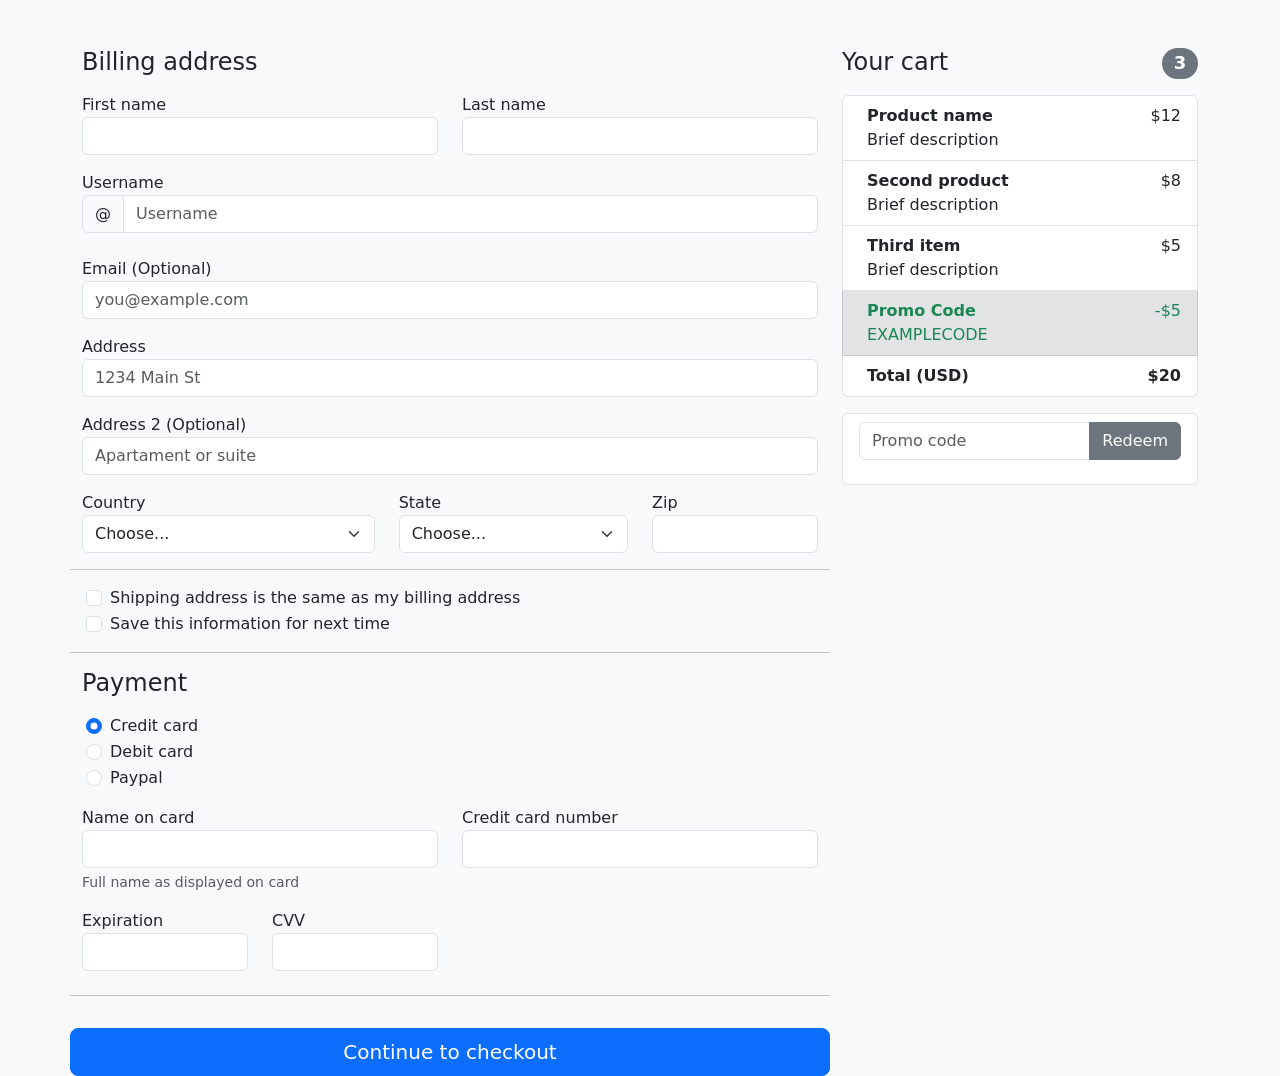
<file: Tema_1/david-diez/T1_E2/Index.html>
<!doctype html>
<html>
    <head>
        <link href="https://cdn.jsdelivr.net/npm/bootstrap@5.2.2/dist/css/bootstrap.min.css" rel="stylesheet" integrity="sha384-Zenh87qX5JnK2Jl0vWa8Ck2rdkQ2Bzep5IDxbcnCeuOxjzrPF/et3URy9Bv1WTRi" crossorigin="anonymous">
        <title>Checkout form</title>
    </head>
    <body class="bg-light">
        <div class="container">
            <div class="row">
                <div class="col-8">
                    <form>
                        <h4 class="mb-3 mt-5">Billing address</h4>
                        <div class="row">
                            <div class="form-group col-6 mb-3">
                                <label for="firstName">First name</label>
                                <input type="text" class="form-control" id="firstName">
                            </div>
                            <div class="form-group col-6 mb-3">
                                <label for="lastName">Last name</label>
                                <input type="text" class="form-control" id="lastName">
                            </div>
                            <div class="form-group col-12 mb-3">
                                <label class="sr-only" for="username">Username</label>
                                <div class="input-group mb-2">
                                    <span class="input-group-text" id="basic-addon1">@</span>
                                    <input type="text" class="form-control" placeholder="Username" aria-label="Username">
                                </div>
                            </div>
                            <div class="form-group col-12 mb-3">
                                <label for="email">Email (Optional)</label>
                                <input type="email" class="form-control" id="email" placeholder="you@example.com">
                            </div>
                            <div class="form-group col-12 mb-3">
                                <label for="address">Address</label>
                                <input type="text" class="form-control" id="address" placeholder="1234 Main St">
                            </div>
                            <div class="form-group col-12 mb-3">
                                <label for="address2">Address 2 (Optional)</label>
                                <input type="text" class="form-control" id="address" placeholder="Apartament or suite">
                            </div>
                            <div class="form-group col-5 mb-3">
                                <label for="country">Country</label>
                                <select class="form-select">
                                    <option selected>Choose...</option>
                                    <option value="SP">Spain</option>
                                    <option value="US">United States</option>
                                </select>
                            </div>
                            <div class="form-group col-4 mb-3">
                                <label for="state">State</label>
                                <select class="form-select">
                                    <option selected>Choose...</option>
                                    <option value="MAD">Madrid</option>
                                    <option value="LEO">Leon</option>
                                </select>
                            </div>
                            <div class="form-group col-3 mb-3">
                                <label for="zip">Zip</label>
                                <input type="text" class="form-control" id="zip">
                            </div>
                            <hr>
                            <div class="form-check ms-3">
                                <input class="form-check-input" type="checkbox" value="">
                                <label class="form-check-label" for="flexCheckDefault">
                                    Shipping address is the same as my billing address
                                </label>
                            </div>
                            <div class="form-check mb-3  ms-3">
                                <input class="form-check-input" type="checkbox" value="">
                                <label class="form-check-label" for="flexCheckChecked">
                                    Save this information for next time
                                </label>
                            </div>
                            <hr>
                            <h4 class="mb-3">Payment</h4>
                            <div class="form-check ms-3">
                                <input class="form-check-input" type="radio" name="flexRadio" id="flexRadio1" checked>
                                <label class="form-check-label" for="flexRadio1">
                                    Credit card
                                </label>
                            </div>
                            <div class="form-check ms-3">
                                <input class="form-check-input" type="radio" name="flexRadio" id="flexRadio2">
                                <label class="form-check-label" for="flexRadio2">
                                    Debit card
                                </label>
                            </div>
                            <div class="form-check mb-3 ms-3">
                                <input class="form-check-input" type="radio" name="flexRadio" id="flexRadio3">
                                <label class="form-check-label" for="flexRadio3">
                                    Paypal
                                </label>
                            </div>
                            <div class="form-group col-6 mb-3">
                                <label for="nameOfCard">Name on card</label>
                                <input type="text" class="form-control" id="nameOfCard">
                                <div id="nameOfCardHelp" class="form-text">Full name as displayed on card</div>
                            </div>
                            <div class="form-group col-6 mb-3">
                                <label for="cerditCardNumber">Credit card number</label>
                                <input type="text" class="form-control" id="cerditCardNumber">
                            </div>
                            <div class="form-group col-3 mb-3">
                                <label for="expiration">Expiration</label>
                                <input type="text" class="form-control" id="expiration">
                            </div>
                            <div class="form-group col-3 mb-4">
                                <label for="CVV">CVV</label>
                                <input type="text" class="form-control" id="CVV">
                            </div>
                            <hr>
                            <button class="btn btn-primary btn-lg mt-3" type="submit">Continue to checkout</button>
                        </div>
                    </form>
                </div>
                <div class="col-4">
                    <h4 class="d-flex justify-content-between align-items-start mb-3 mt-5">
                        <span>Your cart</span> 
                        <span class="badge bg-secondary rounded-pill">3</span>
                    </h4>
                    <ul class="list-group mb-3">
                        <li class="list-group-item d-flex justify-content-between align-items-start">
                          <div class="ms-2 me-auto">
                            <div class="fw-bold">Product name</div>
                            Brief description
                          </div>
                          <span>$12</span>
                        </li>
                        <li class="list-group-item d-flex justify-content-between align-items-start">
                          <div class="ms-2 me-auto">
                            <div class="fw-bold">Second product</div>
                            Brief description
                          </div>
                          <span>$8</span>
                        </li>
                        <li class="list-group-item d-flex justify-content-between align-items-start">
                          <div class="ms-2 me-auto">
                            <div class="fw-bold">Third item</div>
                            Brief description
                          </div>
                          <span>$5</span>
                        </li>
                        <li class="list-group-item d-flex justify-content-between align-items-start list-group-item-secondary">
                            <div class="ms-2 me-auto text-success">
                              <div class="fw-bold">Promo Code</div>
                              EXAMPLECODE
                            </div>
                            <span class="text-success">-$5</span>
                        </li>
                        <li class="list-group-item d-flex justify-content-between align-items-start">
                            <div class="ms-2 me-auto">
                              <div class="fw-bold">Total (USD)</div>
                            </div>
                            <span class="fw-bold">$20</span>
                        </li>
                    </ul>
                    <ul class="list-group">
                        <li class="list-group-item d-flex justify-content-between align-items-start">
                            <div class="input-group mb-3">
                                <input type="text" class="form-control" placeholder="Promo code" aria-label="Promo code">
                                <button type="button" class="btn btn-secondary">Redeem</button>
                            </div>
                        </li>
                    </ul>
                </div>
            </div>
        </div>
        <script src="https://cdn.jsdelivr.net/npm/bootstrap@5.2.2/dist/js/bootstrap.bundle.min.js" integrity="sha384-OERcA2EqjJCMA+/3y+gxIOqMEjwtxJY7qPCqsdltbNJuaOe923+mo//f6V8Qbsw3" crossorigin="anonymous"></script>
    </body>
</html>
</file>
<file: Tema_1/Daniel_Camacho/estilos.css>
.container{
    margin: 0 auto;
    width: 90%;
    font-family: 'Alegreya Sans', sans-serif;   
    display: flex;
    align-content: center;
}

.left{
    background-color: steelblue;
    width: 300px;
    
}

.pleft{
    color: aliceblue;
    margin: 0 auto;   
    width: 250px; 
    text-align: justify;
}

.tleft{
    color: aliceblue;
    text-align: center;
}

.image{
    border: 1px solid #333;
    margin: 20px;
    padding: 10px;
    border-radius: 80px;
}

.rigth{
    margin: 20px;
}

.prigth{
    margin: 0 auto;   
    width: 550px; 
    text-align: justify;
}

table{
    width: 100%;
    text-align: center;
}

tr, th{
    border: solid 1px black;
}

.desc{
    min-width: 150px;
}
</file>
<file: Tema_1/ingrid-mejia-pancho/style.css>
h1{
    color: blue;
    font-style:arial;
    font-size:14pt;
    text-aling:center;
  }

  #tabla1{
    text-align:center;
    color: black;
    font-style:arial;
    font-size:12pt;
  }

  th{
    font-weight: bold;
    font-size:12pt;
  }

 #institucion,#anio,#titulo,#empresa,#telefono{
   font-weight: bold; 
}

#herramienta1,#herramienta2,#herramienta3{
   font-weight: bold; 
   color: #a80d46;
}

body {
	background-color:#f1e2d2;
}

 #tablatrab1,#tablatrab2,#tablatrab3{
   text-indent: 50px;
   padding-rigth: 40px
  }

 #t1,#t2,#t3{
   margin-left: 30; 
  }
img{
  width: 40%;
  height: 40%;
}

hr{
  border: 1px solid #e0125e;
}
</file>
<file: Tema_1/jose-jesus/style.css>
body {
    background-image: url('fondo.png');
    color: rgb(215, 215, 243);
    font-size: 1.2em;
    font-family:Cambria, Cochin, Georgia, Times, 'Times New Roman', serif
    
}

.pl-1 {
    padding-left: 0.5em;
}

.mt-2 {
    margin-top: -1em;
}

td {
    padding: 5px;
    vertical-align: top;
}

.titulo-1 {
    color: #F4FA85;
}

.text-yellow {
    color: #F4FA85;
}

.text-white {
    color: white;
}

.container {
    margin: 0 auto;
    width: 80%;
}

.col {
    width: 49%;
    display: inline-block;
    vertical-align: top;
}

.w-40 {
    width: 40%;
    display: inline-block;
    vertical-align: top;
}

.w-50 {
    width: 50%;
    display: inline-block;
    vertical-align: top;
}

.w-75 {
    width: 75%;
    display: inline-block;
    vertical-align: top;
}


.text-center {
    text-align: center;
}

.p-2 {
    padding: 10px;
}

.m-0 {
    margin: 0px;
}

  .left {
    border-left: 2px solid whitesmoke;
    padding: 0 10px;
  }

  .dot {
    position: relative;
    top: -5px;
    margin-left: -17px;
    margin-right: 4px;
    display: inline-block;
    width:12px;
    height:12px;
    background: #F4FA85;
    border-radius:7px;
  }

  .dot-skill-1 {
    display: inline-block;
    width:12px;
    height:12px;
    background: #F4FA85;
    border-radius:7px;
  }

  .dot-skill-2 {
    display: inline-block;
    width:12px;
    height:12px;
    background: #F4FA85;
    opacity: 0.1;
    border-radius:7px;
  }
</file>
<file: Tema_1/AlexanderTorres/T2E2/style.css>
.contenedor{
    margin-top: 5%;
    
	margin: 20px auto;
}
body{
    background-color: rgb(246, 245, 245);
}
.span{
    background-color: rgb(91, 91, 91);
    color: white;
}
.envSpan{
background-color: white;
padding: 5px;
border: 1px  solid rgb(187, 187, 187);
margin-top: 10px;
border-radius: 10px;
}
.num{
    text-align: right;
    
}
.tres{
    background-color: rgb(93, 93, 93);
    border-radius: 50px;
    color: white !important;
}
.badge{
   
    color:rgb(125, 125, 125);
}
.green{
    color: green;
}
.col-4>h3{
    color: rgb(93, 93, 93);
}
.iz{
    margin:0px auto;
}
</file>
<file: Tema_1/david-diez/T1_E1/Style.css>
body {
    background-color: #3a637f;
    font-family: Arial, Helvetica, sans-serif;
    color: white;
}

p {
    font-size: 16px;
}

thead {
    text-align: center;
}

.title-color {
    color: #eef269;
}

.icons-contact {
    color: #eef269;
    font-size: 26px;
}

.icons-skills {
    color: #eef269;
}

.subtitle {
    font-weight: bold;
    font-size: 18px;
}

.linea-horizontal {
    color: white;
}

.side-line {
    border-left-color: white;
    border-width: 2px;
    border-left: solid;
    padding-left: 30px;
}

.td-align {
    width: 25%;
    padding-right: 60px;
    padding-left: 60px;
    vertical-align: top;
}

.align-skills {
    text-align: right;
    width: 210px;
}
</file>
